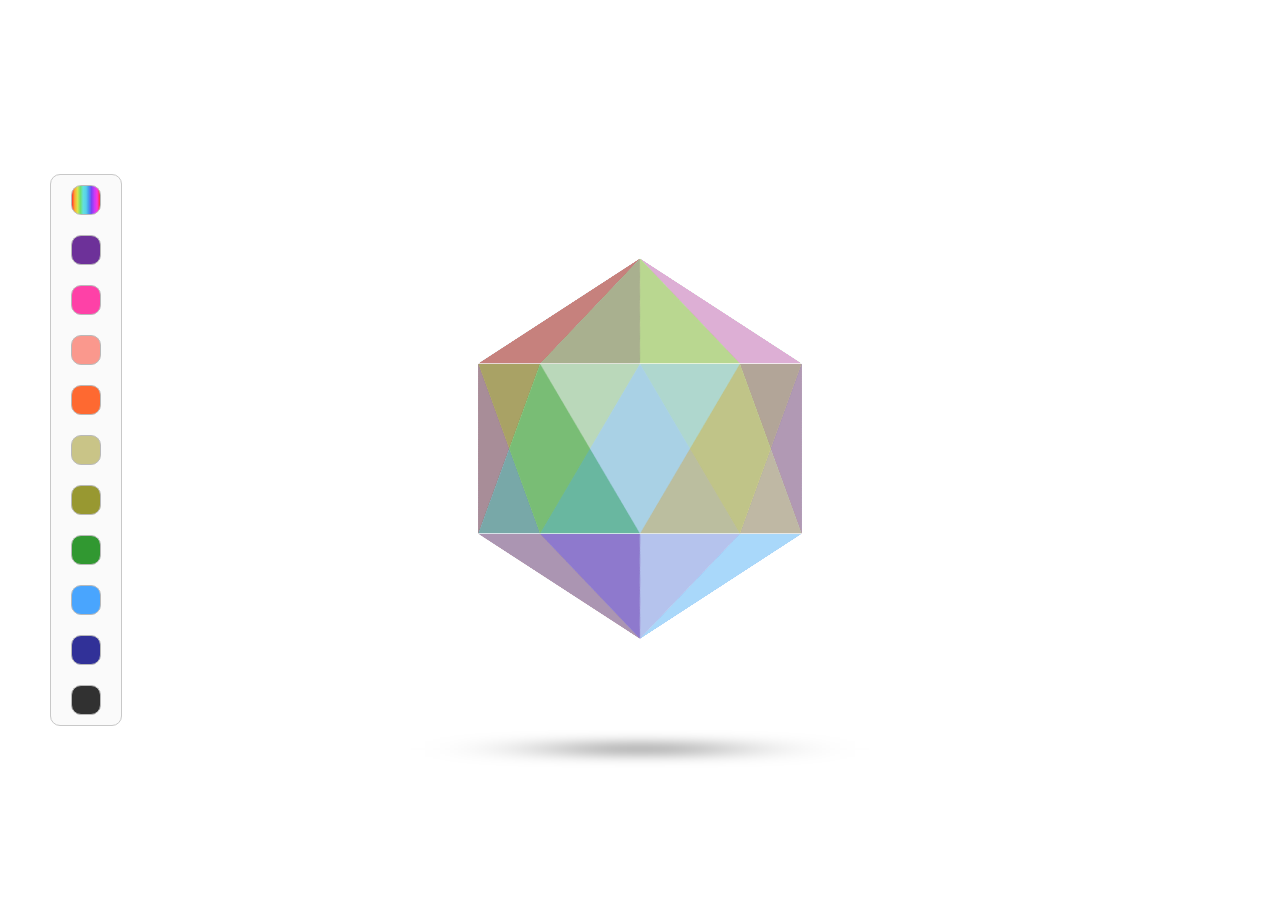
<file: index.html>
<!DOCTYPE html>
<html>
    <head>
        <title>icosahedron</title>
        <link rel="icon" type="image/png" href="icosahedron.png">
        <link rel="stylesheet" type="text/css" href="main.css">
        <script defer type="text/javascript" src="main.js"></script>
    </head>
    <body>
        <div class="shadow"></div>
        <div class="icosahedron">
            <div class="face" id="face1"></div>
            <div class="face" id="face2"></div>
            <div class="face" id="face3"></div>
            <div class="face" id="face4"></div>
            <div class="face" id="face5"></div>

            <div class="face" id="face6"></div>
            <div class="face" id="face7"></div>
            <div class="face" id="face8"></div>
            <div class="face" id="face9"></div>
            <div class="face" id="face10"></div>

            <div class="face" id="face11"></div>
            <div class="face" id="face12"></div>
            <div class="face" id="face13"></div>
            <div class="face" id="face14"></div>
            <div class="face" id="face15"></div>

            <div class="face" id="face16"></div>
            <div class="face" id="face17"></div>
            <div class="face" id="face18"></div>
            <div class="face" id="face19"></div>
            <div class="face" id="face20"></div>
        </div>
        <div class="menu">
            <button class="random" onclick="renderColor(`random`); initializeMenu()"></button>
            <button class="indigo" onclick="renderColor(`indigo`); initializeMenu()"></button>
            <button class="deeppink" onclick="renderColor(`deeppink`); initializeMenu()"></button>
            <button class="salmon" onclick="renderColor(`salmon`); initializeMenu()"></button>
            <button class="orangered" onclick="renderColor(`orangered`); initializeMenu()"></button>
            <button class="darkkhaki" onclick="renderColor(`darkkhaki`); initializeMenu()"></button>
            <button class="olive" onclick="renderColor(`olive`); initializeMenu()"></button>
            <button class="green" onclick="renderColor(`green`); initializeMenu()"></button>
            <button class="dodgerblue" onclick="renderColor(`dodgerblue`); initializeMenu()"></button>
            <button class="navy" onclick="renderColor(`navy`); initializeMenu()"></button>
            <button class="black" onclick="renderColor(`black`); initializeMenu()"></button>
        </div>
    </body>
</html>
</file>
<file: main.css>
html {
        height: 100%;
}

body {
        width: 100%;
        height: 100%;
        display: flex;
        align-items: center;
        justify-content: center;
        overflow: hidden;
        cursor: grab;
        margin: 0;
        transition-duration: .4s;
}

.shadow {
        position: absolute;
        width: 0px;
        height: 0px;
        border-radius: 50%;
        box-shadow: 0px 0px 150px 50px rgba(0, 0, 0, 1);
}
      
.icosahedron {
        position: absolute;
        width: 200px;
        height: 200px;
        transform-style: preserve-3d;
        user-select: none;
        -moz-user-select: none;
        -khtml-user-select: none;
        -webkit-user-select: none;
        -o-user-select: none;
}
      
.face {
        position: absolute;
        left: 0;
        bottom: 50%;
        width: 0;
        border-bottom: 173.2px solid white;
        border-left: 100px solid transparent;
        border-right: 100px solid transparent;
        transform-origin: 50% 0%;
        user-select: none;
        -moz-user-select: none;
        -khtml-user-select: none;
        -webkit-user-select: none;
        -o-user-select: none;
        transition-duration: 1s;
}

.menu {
        max-width: 70px;
        max-height: 620px;
        position: absolute;
        left: 50px;
        background-color: rgb(250, 250, 250);
        border: 1px solid rgb(200, 200, 200);
        border-radius: 10px;
        z-index: 2;
        user-select: none;
        -moz-user-select: none;
        -khtml-user-select: none;
        -webkit-user-select: none;
        -o-user-select: none;
        cursor: pointer;
}

.menu button {
        border: 1px solid rgb(170, 170, 170);
        border-radius: 10px;
        width: 30px;
        height: 30px;
        margin-left: 50%;
        transform: translateX(-50%);
        margin-top: 10px;
        margin-bottom: 10px;
        opacity: .8;
        cursor: inherit;
        font-weight: bolder;
        user-select: none;
        -moz-user-select: none;
        -khtml-user-select: none;
        -webkit-user-select: none;
        -o-user-select: none;
}

.random {
        background: linear-gradient(90deg,
        rgba(255, 0, 0, 1) 0%,
        rgba(255, 154, 0, 1) 10%,
        rgba(208, 222, 33, 1) 20%,
        rgba(79, 220, 74, 1) 30%,
        rgba(63, 218, 216, 1) 40%,
        rgba(47, 201, 226, 1) 50%,
        rgba(28, 127, 238, 1) 60%,
        rgba(95, 21, 242, 1) 70%,
        rgba(186, 12, 248, 1) 80%,
        rgba(251, 7, 217, 1) 90%,
        rgba(255, 0, 0, 1) 100%);
}

p {
        margin-left: 50px;
        margin-right: 50px;
        margin-top: 10px;
        font-family: sans-serif;
}

p:first-child {
        margin-top: 50px;
}

p:nth-child(6) {
        position: absolute;
        bottom: 0;
        margin-bottom: 80px;;
}

p:last-child {
        position: absolute;
        bottom: 0;
        margin-bottom: 50px;
}
</file>
